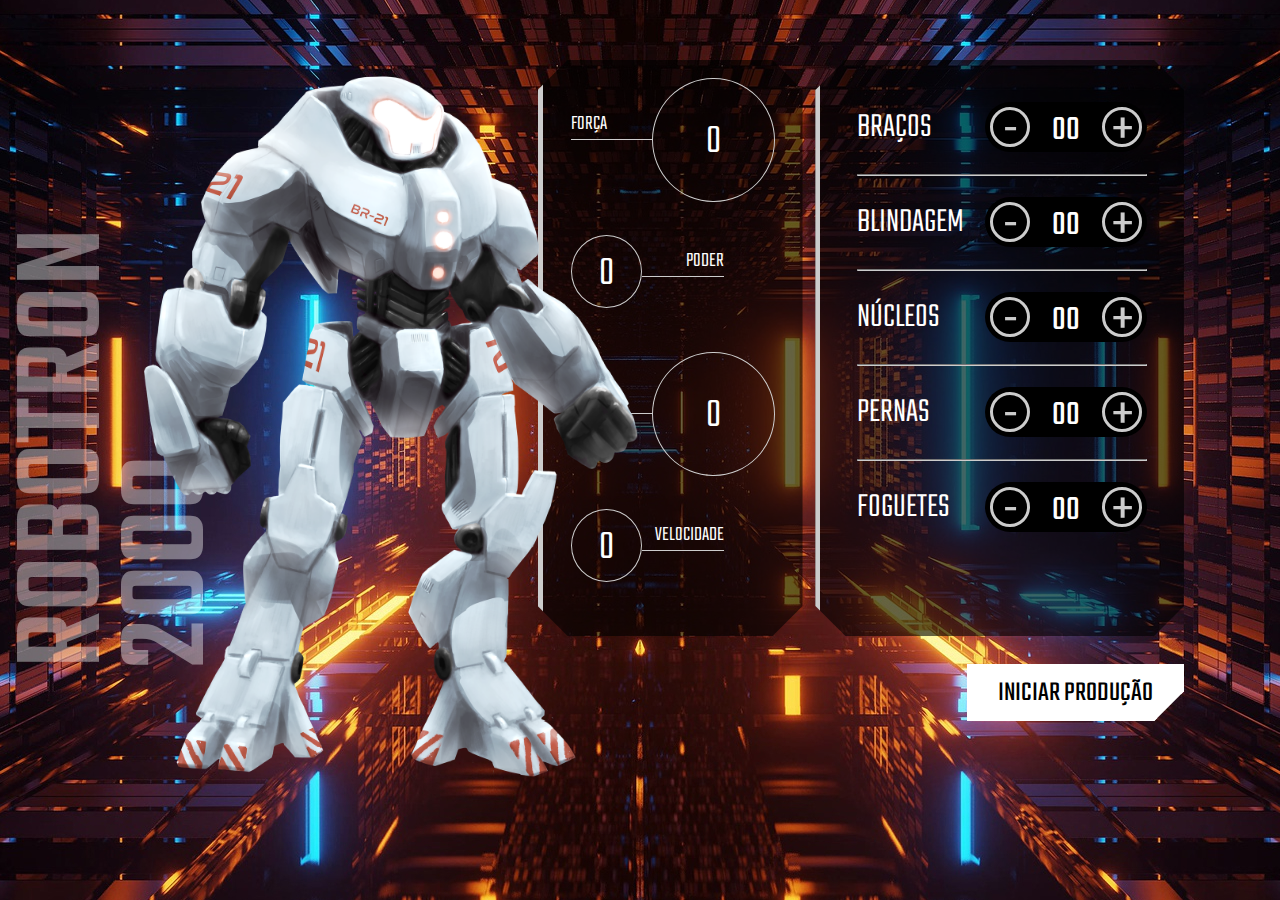
<file: index.html>
<!DOCTYPE html>
<html lang="en">
<head>
    <meta charset="UTF-8">
    <meta http-equiv="X-UA-Compatible" content="IE=edge">
    <meta name="viewport" content="width=device-width, initial-scale=1.0">
    <link rel="shortcut icon" type="image/jpg" href="img/favicon.ico"/>
    <title>Robotron 2000</title>

    <link rel="stylesheet" href="css/style.css">
    <link rel="preconnect" href="https://fonts.googleapis.com">
    <link rel="preconnect" href="https://fonts.gstatic.com" crossorigin>
    <link href="https://fonts.googleapis.com/css2?family=Teko:wght@300;500&display=swap" rel="stylesheet"> 
</head>
<body>
    <main>
        <section class="robotron" data-robotron>
            <img id="img-robotron" class="robo" src="imagens-do-robotron/Robotron 2000 - Branco.png" alt="Robotron" data-robo-img >
            <figcaption class="titulo">ROBOTRON <br>2000</figcaption>
        </section>
        <section class="box estatisticas">
            <div class="estatistica">
                <p class="estatistica-titulo">Força</p>
                <div class="estatistica-valor">
                    <p class="estatistica-numero" data-estatistica="forca">0</p>
                </div>
            </div>
            <div class="estatistica">
                <p class="estatistica-titulo">Poder</p>
                <div class="estatistica-valor">
                    <p class="estatistica-numero" data-estatistica="poder">0</p>
                </div>
            </div>
            <div class="estatistica">
                <p class="estatistica-titulo">Energia</p>
                <div class="estatistica-valor">
                    <p class="estatistica-numero" data-estatistica="energia">0</p>
                </div>
            </div>
            <div class="estatistica">
                <p class="estatistica-titulo">Velocidade</p>
                <div class="estatistica-valor">
                    <p class="estatistica-numero" data-estatistica="velocidade">0</p>
                </div>
            </div>
        </section>

        <section class="equipamentos">
            <form action="" class="montador">
                <div class="box montador-conteudo">
                    <div class="peca">
                        <label for="" class="peca-titulo">Braços</label>
                        <div class="controle">
                            <buttom class="controle-ajuste" data-controler="-" data-peca="bracos">-</buttom>
                            <input type="text" class="controle-contador" value="00" data-contador>
                            <buttom class="controle-ajuste" data-controler="+" data-peca="bracos">+</buttom>
                        </div>
                    </div>
                    <hr class="linha">
                    <div class="peca">
                        <label for="" class="peca-titulo">Blindagem</label>
                        <div class="controle">
                            <buttom class="controle-ajuste" data-controler="-" data-peca="blindagem">-</buttom>
                            <input type="text" class="controle-contador" value="00" data-contador>
                            <buttom class="controle-ajuste" data-controler="+" data-peca="blindagem">+</buttom>
                        </div>
                    </div>
                    <hr class="linha">
                    <div class="peca">
                        <label for="" class="peca-titulo">Núcleos</label>
                        <div class="controle">
                            <buttom class="controle-ajuste" data-controler="-" data-peca="nucleos">-</buttom>
                            <input type="text" class="controle-contador" value="00" data-contador>
                            <buttom class="controle-ajuste" data-controler="+" data-peca="nucleos">+</buttom>
                        </div>
                    </div>
                    <hr class="linha">
                    <div class="peca">
                        <label for="" class="peca-titulo">Pernas</label>
                        <div class="controle">
                            <buttom class="controle-ajuste" data-controler="-" data-peca="pernas">-</buttom>
                            <input type="text" class="controle-contador" value="00" data-contador>
                            <buttom class="controle-ajuste" data-controler="+" data-peca="pernas">+</buttom>
                        </div>
                    </div>
                    <hr class="linha">
                    <div class="peca">
                        <label for="" class="peca-titulo">Foguetes</label>
                        <div class="controle">
                            <buttom class="controle-ajuste" data-controler="-" data-peca="foguetes">-</buttom>
                            <input type="text" class="controle-contador" value="00" data-contador>
                            <buttom class="controle-ajuste" data-controler="+" data-peca="foguetes">+</buttom>
                        </div>
                    </div>
                </div>
                <input type="submit" value="Iniciar produção" class="producao" id="producao">
            </form>
        </section>
    </main>

    <script src="JS/main.js"></script>

</body>
</html>
</file>
<file: css/style.css>
:root {
    --main-cinza: #CCCCCC;
    --main-branco: #FFFFFF;
    --main-preto: #000000;
}

* {
    box-sizing: border-box;
}

body {
    /* background: url(../img/fundo.jpg);
    background-position: center center;
    background-size: cover cover; */
    /* background: url(../img/tecnologia-futurista-de-fundo-azul-de-circuito-digital-de-circulo.jpg); */
    background: url(../img/renderizando-um-fundo-futurista-abstrato-com-luzes-brilhantes-de-neon-azul-e-laranja.jpg);
    background-position: center center;
    background-size: cover cover; 

    /* background: linear-gradient(90deg, rgba(65,0,0,1) 0%, rgba(13,13,83,1) 30%, rgba(192,229,237,1) 100%); */
    padding: 0;
    margin: 0;
    margin-top: 60px;
    font-weight: 300;
}

body, input {
    font-family: 'Teko', sans-serif;
}

main {
    width: 80vw;
    height: 80vh;
    margin: 10vh 8vw 10vh 12vw;
    display: flex;
    gap: 1vw;
}

.robotron {
    background-position: center center;
    margin: 0;
    flex-basis: 40%;
    position: relative;
}

.robo {
    height: 110%;
    z-index: 1;
    position: absolute;
    left: -20%;
    top: -5%;
}

.titulo {
    transform: rotate(180deg);
    font-weight: 500;
    font-size: 130px;
    position: absolute;
    bottom: 7rem;
    left: -3rem;
    line-height: 0.8;
    writing-mode: vertical-rl;
    text-orientation: mixed;
    color: rgba(255,255,255,0.8);
    opacity: 0.5;
}

.box {
    background: rgba(0,0,0,0.6);
    clip-path: polygon(calc(100% - 30px) 0, 100% 30px, 100% calc(100% - 30px), calc(100% - 30px) 100%, 30px 100%, 0 calc(100% - 30px), 0 30px, 30px 0);
    border-left: 5px solid var(--main-cinza);
    height: 80%;
}

/****************************** Equipamentos *****/

.equipamentos {
    flex-basis: 32%;
}

.montador {
    height: 100%;;
}

.montador-conteudo {
    padding: 2em 10%;
}

.peca {
    padding: 1em 0;
}

.peca-titulo {
    color: var(--main-branco);
    text-transform: uppercase;
    font-size: 2.5em;
}

.controle {
    background: var(--main-preto);
    border-radius: 25px;
    float: right;
    display: inline-flex;
    padding: 5px;
    align-items: center;
    align-self: flex-end;
}

.controle-contador {
    width: 40px;
    height: 35px;
    background: none;
    border: 0;
    margin: 0 1rem;
    color: var(--main-branco);
    text-align: center;
    font-size: 2.5em;
    display: inline-flex;
    align-items: center;
    padding-top: 8px;
}

.controle-ajuste {
    display: inline-block;
    width: 40px;
    height: 40px;
    line-height: 44px;
    border-radius: 50%;
    color: var(--main-cinza);
    font-size: 4em;
    background: var(--main-preto);
    text-align: center;
    border: 3px solid var(--main-cinza);
    cursor: pointer;
    transition: 0.5s;
}
.controle-ajuste:hover{
    background-color: #b94a4a;
    color: white;
}

.linha {
    border-color: var(--main-cinza);
}

.producao {
    margin-top: 1em;
    font-size: 2em;
    text-transform: uppercase;
    padding: 0.2em 1em;
    float: right;
    border: 3px solid var(--main-branco);
    background: var(--main-branco);
    clip-path: polygon(100% 0, 100% calc(100% - 30px), calc(100% - 30px) 100%, 0 100%, 0 0);
    cursor: pointer;
    transition: 0.5s;
}

.producao:hover {
    /* background: var(--main-preto);
    color: var(--main-branco) */
    background-color: #637da0;
    color: white;

}



/****************************** Estatísticas *****/
.estatisticas {
    flex-basis: 23%;
    padding: 2em 2em 0;
}

.estatistica {
    color: var(--main-branco);
    display: flex;
    align-items: flex-start;
    height: 25%;
}

.estatistica-titulo {
    font-size: 1.5em;
    border-bottom: 1px solid var(--main-cinza);
    flex-basis: 40%;
    text-transform: uppercase;
    order: 1
}

.estatistica-valor {
    flex-basis: 60%;
    position: relative;
    margin: 10px 0 0;
    order: 2;
    margin: -10px 0 0;
}

.estatistica-valor::after {
    content: "";
    display: block;
    padding-bottom: 100%;
    border: 1px solid var(--main-cinza);
    border-radius: 50%;
}

.estatistica-numero {
    position: absolute;
    top: 50%;
    transform: translateY(-46%);
    width: 100%;
    line-height: 100%;
    text-align: center;
    font-size: 3em;
    margin: 0;
}

.estatistica:nth-child(2n) .estatistica-titulo {
    order: 2;
    text-align: right;
}

.estatistica:nth-child(2n) .estatistica-valor {
    order: 1;
    flex-basis: 35%;
    margin: 10px 0 0;
}

@media screen and (max-width: 1600px) {
    body { 
        font-size: 14px;
    }
    main {
        width: 90vw;
        height: 80vh;
        margin: 5vh auto;
    }
}

@media screen and (max-width: 1200px) {
    body { 
        font-size: 13px;
    }

    main {
        width: 96vw;
        height: 80vh;
        margin: 10vh auto;
    }
}
</file>
